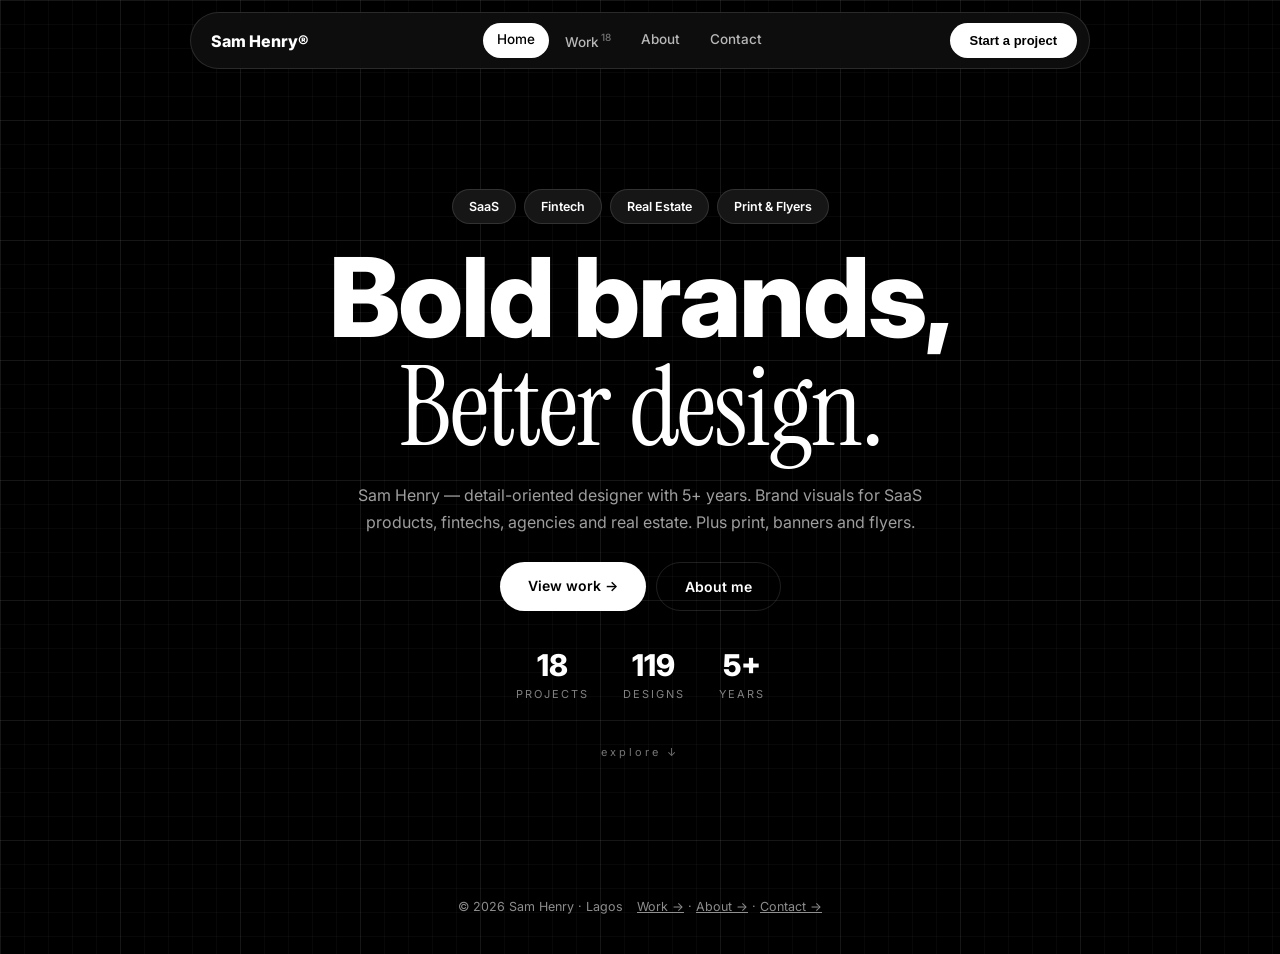
<file: index.html>
<!doctype html>
<html lang="en">
<head>
<meta charset="utf-8"/>
<meta name="viewport" content="width=device-width,initial-scale=1"/>
<title>Sam Henry® — Bold brands, Better design</title>
<meta name="description" content="Sam Henry — detail-oriented brand designer for SaaS, fintechs, agencies, real estate. Print, banners, flyers."/>
<link rel="icon" type="image/x-icon" href="favicon.ico"/>
<link rel="stylesheet" href="styles.css"/>
<style>
.hero-full{min-height:calc(100vh - 70px);display:flex;flex-direction:column;justify-content:center;align-items:center;text-align:center;padding:30px 20px 50px}
.hero-full .pills{margin:0 0 20px}
.hero-full .hero-h{font-size:clamp(48px,10vw,110px)}
.hero-stats{display:flex;gap:34px;margin-top:36px;justify-content:center;text-align:center}
.hstat-n{font-size:30px;font-weight:800}
.hstat-l{font-size:11px;letter-spacing:2px;text-transform:uppercase;opacity:.5;margin-top:4px}
.hero-nav{display:flex;gap:10px;flex-wrap:wrap;justify-content:center;margin-top:8px}
.scrollcue{margin-top:44px;font-size:11px;letter-spacing:3px;opacity:.45;animation:bob 2s ease-in-out infinite}
@keyframes bob{0%,100%{transform:translateY(0)}50%{transform:translateY(8px)}}
</style>
</head>
<body>
<div id="bar"></div>
<header class="nav">
<a class="logo" href="index.html">Sam Henry®</a>
<nav class="links">
<a class="link on" href="index.html">Home</a>
<a class="link" href="work.html">Work<sup>18</sup></a>
<a class="link" href="about.html">About</a>
<a class="link" href="mailto:ststudiosng@gmail.com">Contact</a>
</nav>
<button class="copy" onclick="copyEmail()" id="copyTop">Start a project</button>
</header>

<main class="wrap hero-full">
<div class="pills">
<span class="pillx">SaaS</span><span class="pillx">Fintech</span><span class="pillx">Real Estate</span><span class="pillx">Print & Flyers</span>
</div>
<h1 class="hero-h">Bold brands,<br/><em>Better design.</em></h1>
<p class="hero-sub">Sam Henry — detail-oriented designer with 5+ years. Brand visuals for SaaS products, fintechs, agencies and real estate. Plus print, banners and flyers.</p>
<div class="btnrow">
<a class="btn btn-p" href="work.html">View work →</a>
<a class="btn btn-g" href="about.html">About me</a>
</div>
<div class="hero-stats">
<div><div class="hstat-n">18</div><div class="hstat-l">projects</div></div>
<div><div class="hstat-n">120</div><div class="hstat-l">designs</div></div>
<div><div class="hstat-n">5+</div><div class="hstat-l">years</div></div>
</div>
<div class="scrollcue">explore ↓</div>
</main>

<div class="wrap">
<div class="foot"><span>© 2026 Sam Henry · Lagos</span><span><a href="work.html">Work →</a> · <a href="about.html">About →</a> · <a href="mailto:ststudiosng@gmail.com">Contact →</a></span></div>
</div>
<script src="app.js"></script>
<script>setTimeout(()=>document.getElementById('loader').classList.add('done'),500);</script>
</body>
</html>
</file>
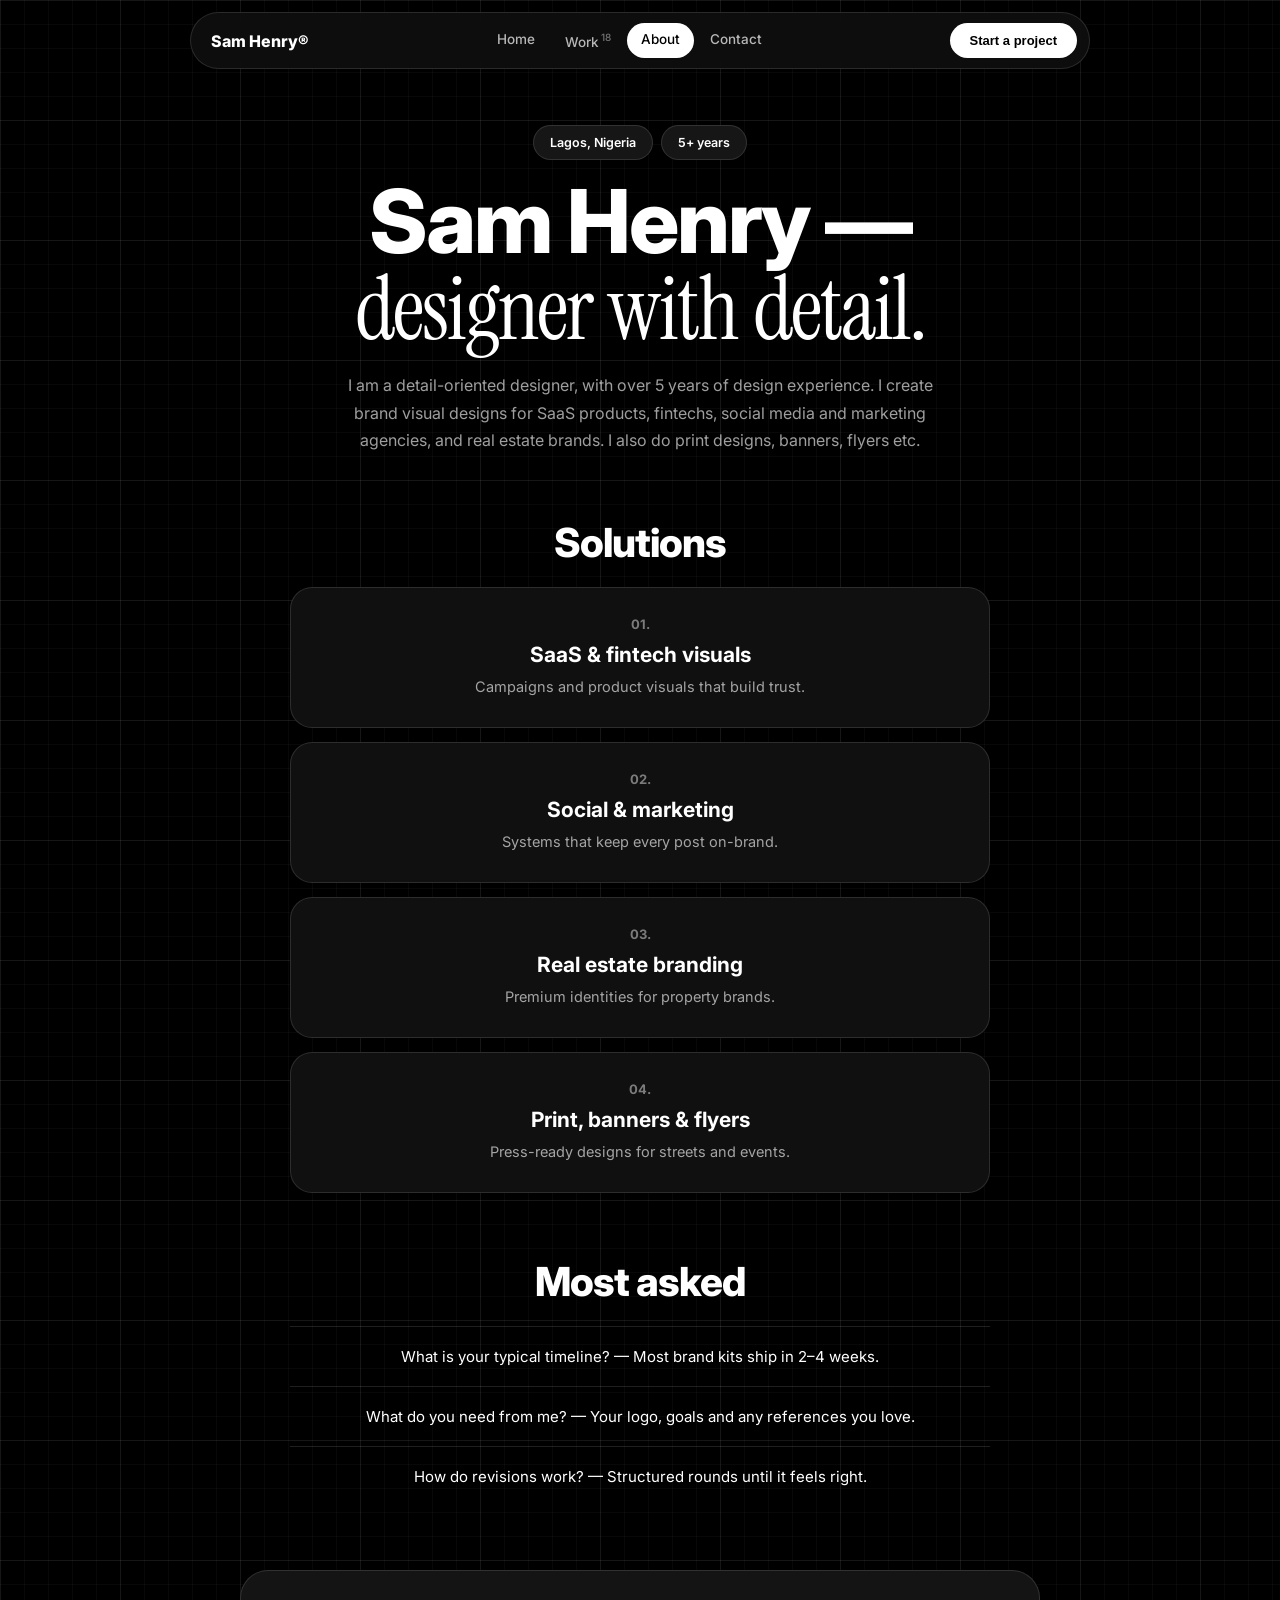
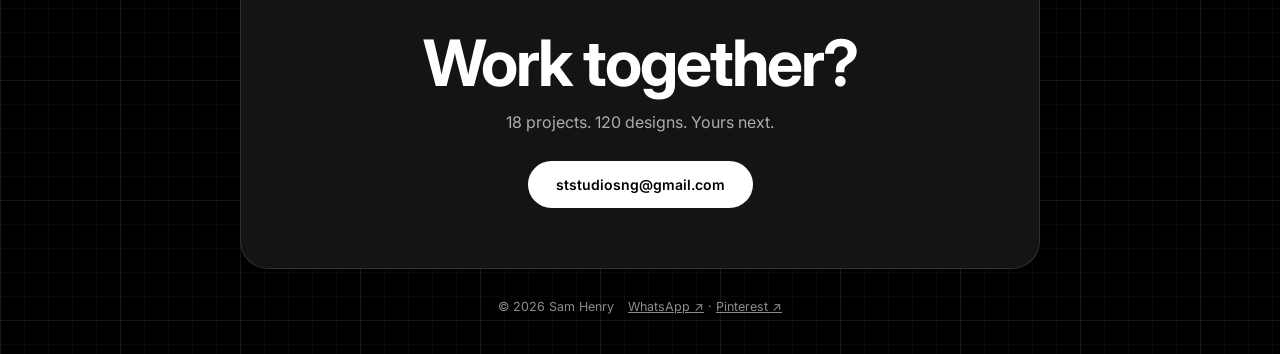
<file: about.html>
<!doctype html>
<html lang="en">
<head>
<meta charset="utf-8"/>
<meta name="viewport" content="width=device-width,initial-scale=1"/>
<title>About — Sam Henry®</title>
<link rel="icon" type="image/x-icon" href="favicon.ico"/>
<link rel="stylesheet" href="styles.css"/>
</head>
<body>
<div id="bar"></div>
<header class="nav">
<a class="logo" href="index.html">Sam Henry®</a>
<nav class="links"><a class="link" href="index.html">Home</a><a class="link" href="work.html">Work<sup>18</sup></a><a class="link on" href="about.html">About</a><a class="link" href="mailto:ststudiosng@gmail.com">Contact</a></nav>
<button class="copy" onclick="copyEmail()">Start a project</button>
</header>
<div class="wrap">
<div class="pills"><span class="pillx">Lagos, Nigeria</span><span class="pillx">5+ years</span></div>
<h1 class="hero-h">Sam Henry —<br/><em>designer with detail.</em></h1>
<p class="hero-sub">I am a detail-oriented designer, with over 5 years of design experience. I create brand visual designs for SaaS products, fintechs, social media and marketing agencies, and real estate brands. I also do print designs, banners, flyers etc.</p>
<div class="sec-head"><h2>Solutions</h2></div>
<div class="sol rv vis"><div class="sol-n">01.</div><h3>SaaS & fintech visuals</h3><p>Campaigns and product visuals that build trust.</p></div>
<div class="sol rv vis"><div class="sol-n">02.</div><h3>Social & marketing</h3><p>Systems that keep every post on-brand.</p></div>
<div class="sol rv vis"><div class="sol-n">03.</div><h3>Real estate branding</h3><p>Premium identities for property brands.</p></div>
<div class="sol rv vis"><div class="sol-n">04.</div><h3>Print, banners & flyers</h3><p>Press-ready designs for streets and events.</p></div>
<div class="sec-head"><h2>Most asked</h2></div>
<div class="faq">What is your typical timeline? — Most brand kits ship in 2–4 weeks.</div>
<div class="faq">What do you need from me? — Your logo, goals and any references you love.</div>
<div class="faq">How do revisions work? — Structured rounds until it feels right.</div>
<div class="big-cta"><h2>Work together?</h2><p>18 projects. 120 designs. Yours next.</p><a class="btn btn-p" href="mailto:ststudiosng@gmail.com">ststudiosng@gmail.com</a></div>
<div class="foot"><span>© 2026 Sam Henry</span><span><a href="https://wa.me/2348164920526">WhatsApp ↗</a> · <a href="https://www.pinterest.com/ststudiosng/_created/">Pinterest ↗</a></span></div>
</div>
<script src="app.js"></script>
<script>setTimeout(()=>{document.getElementById('loader')?.remove();window.__reveal(".rv")},200);</script>
</body>
</html>
</file>
<file: styles.css>
@import url('https://fonts.googleapis.com/css2?family=Inter:wght@400;500;600;700;800&family=Instrument+Serif:ital@0;1&display=swap');
:root{--accent:#fff;--pill:#161616;--bg:#000000;--card:#101010;--line:rgba(255,255,255,.12);--mut:rgba(255,255,255,.62);--radius:22px;--font-b:'Inter',system-ui,sans-serif;--font-s:'Instrument Serif',Georgia,serif}
*{box-sizing:border-box}html{scroll-behavior:smooth}
body{margin:0;background:var(--bg);color:#fff;font-family:var(--font-b);-webkit-font-smoothing:antialiased;text-align:center;background-image:linear-gradient(rgba(255,255,255,.055) 1px,transparent 1px),linear-gradient(90deg,rgba(255,255,255,.055) 1px,transparent 1px),linear-gradient(rgba(255,255,255,.03) 1px,transparent 1px),linear-gradient(90deg,rgba(255,255,255,.03) 1px,transparent 1px);background-size:120px 120px,120px 120px,24px 24px,24px 24px}
a{color:inherit}
::selection{background:#fff;color:#000}
#bar{position:fixed;top:0;left:0;height:2px;width:100%;background:#fff;transform-origin:0;z-index:80}
#loader{position:fixed;inset:0;background:var(--bg);z-index:100;display:flex;align-items:center;justify-content:center;transition:opacity .5s}
#loader.done{opacity:0;pointer-events:none}
#loadN{font-weight:800;font-size:28px}#loadS{font-size:11px;letter-spacing:2px;opacity:.5}#loadF{display:none}
.nav{position:sticky;top:12px;z-index:40;max-width:900px;margin:12px auto 0;padding:10px 12px 10px 20px;background:rgba(16,16,16,.85);backdrop-filter:blur(16px);border:1px solid var(--line);border-radius:999px;display:flex;align-items:center;gap:16px}
.logo{font-weight:800;font-size:16px;text-decoration:none;color:#fff}
.links{display:flex;gap:2px;flex:1;justify-content:center}
.link{font-size:13.5px;font-weight:500;padding:8px 14px;border-radius:999px;text-decoration:none;opacity:.7;color:#fff}
.link.on,.link:hover{background:#fff;color:#000;opacity:1}
.link sup{font-size:10px;opacity:.6;margin-left:2px}
.copy{border:none;background:#fff;color:#000;border-radius:999px;padding:10px 20px;font-size:13px;font-weight:700;cursor:pointer}
.wrap{max-width:900px;margin:0 auto;padding:0 20px;text-align:center}
.pills{display:flex;gap:8px;flex-wrap:wrap;margin:56px 0 18px;justify-content:center}
.pillx{background:var(--pill);border:1px solid var(--line);color:#fff;font-size:12.5px;font-weight:600;padding:9px 16px;border-radius:999px}
.hero-h{font-size:clamp(42px,9vw,88px);line-height:.98;letter-spacing:-2px;font-weight:800;margin:0 auto;max-width:800px;text-align:center}
.hero-h em{font-family:var(--font-s);font-weight:400;letter-spacing:-1px}
.hero-sub{font-size:16px;color:var(--mut);max-width:600px;line-height:1.7;margin:20px auto 26px;text-align:center}
.btnrow{display:flex;gap:10px;flex-wrap:wrap;justify-content:center}
.btn{padding:15px 28px;border-radius:999px;font-weight:600;font-size:14px;text-decoration:none;transition:transform .18s;display:inline-block}
.btn:hover{transform:translateY(-2px)}
.btn-p{background:#fff;color:#000}.btn-g{background:transparent;color:#fff;border:1px solid var(--line)}
.sec-head{display:flex;align-items:baseline;justify-content:center;gap:12px;margin:64px 0 20px;text-align:center}
.sec-head h2{font-size:clamp(26px,5vw,40px);letter-spacing:-1px;margin:0;font-weight:800}
.count{font-size:13px;color:var(--mut)}
.grid2{display:grid;grid-template-columns:1fr 1fr;gap:18px;text-align:left}
@media(max-width:800px){.grid2{grid-template-columns:1fr}.links{display:none}.nav{margin:10px 12px 0;padding:8px 8px 8px 16px}.wrap{padding:0 16px}.hero-h{letter-spacing:-1px}}
.card{background:var(--card);border:1px solid var(--line);border-radius:var(--radius);overflow:hidden;text-decoration:none;text-align:left;transition:transform .25s,box-shadow .25s;opacity:0;transform:translateY(26px)}
.card.vis{opacity:1;transform:none}
.card:hover{transform:translateY(-5px);box-shadow:0 24px 50px -20px rgba(0,0,0,.8)}
.card img{width:100%;aspect-ratio:16/10;object-fit:cover;display:block;background:#1a1a1a}
.meta{padding:20px 22px 24px}
.cat{font-size:11.5px;font-weight:700;letter-spacing:1.2px;text-transform:uppercase;opacity:.5}
.meta h3{margin:8px 0 6px;font-size:22px;letter-spacing:-.5px}
.meta p{margin:0;color:var(--mut);font-size:14px;line-height:1.6}
.sol{background:var(--card);border:1px solid var(--line);border-radius:var(--radius);padding:28px;margin:14px auto 0;max-width:700px;text-align:center}
.sol-n{font-size:13px;opacity:.45;font-weight:700}
.sol h3{margin:10px 0 8px;font-size:21px}
.sol p{margin:0 auto;color:var(--mut);font-size:14.5px;line-height:1.65;max-width:520px}
.rv{opacity:0;transform:translateY(28px);transition:all .7s cubic-bezier(.22,1,.36,1)}
.rv.vis{opacity:1;transform:none}
.testi{background:var(--card);border:1px solid var(--line);border-radius:var(--radius);padding:26px;text-align:center;max-width:700px;margin:0 auto}
.testi p{font-size:15px;line-height:1.65;margin:0 0 14px}
.testi span{font-size:13px;opacity:.55}
.price{display:grid;grid-template-columns:1fr 1fr;gap:18px}
@media(max-width:800px){.price{grid-template-columns:1fr}}
.pricebox{background:#161616;color:#fff;border:1px solid var(--line);border-radius:var(--radius);padding:36px}
.pricebox.light{background:var(--card);color:#fff;border:1px solid var(--line)}
.pricebox h3{margin:0 0 6px;font-size:20px}
.big-cta{background:#141414;color:#fff;border:1px solid var(--line);border-radius:28px;padding:60px 24px;text-align:center;margin:64px auto 30px;max-width:800px}
.big-cta h2{font-size:clamp(34px,8vw,64px);letter-spacing:-2px;margin:0 0 14px;line-height:1}
.big-cta p{opacity:.65;max-width:520px;margin:0 auto 26px;line-height:1.65}
.big-cta .btn-p{background:#fff;color:#000}
.foot{display:flex;justify-content:center;gap:14px;flex-wrap:wrap;font-size:12.5px;opacity:.55;padding:0 16px 40px;text-align:center}
.pcover{width:100%;max-height:70vh;object-fit:cover;border-radius:var(--radius);background:#1a1a1a}
.pgrid{display:grid;grid-template-columns:1fr 1fr;gap:14px;margin-top:14px}
.pgrid img{width:100%;border-radius:16px;background:#1a1a1a;opacity:0;transform:translateY(20px);transition:all .6s}
.pgrid img.vis{opacity:1;transform:none}
@media(max-width:640px){.pgrid{grid-template-columns:1fr}.grid2{grid-template-columns:1fr}.hero-sub{font-size:15px}.btn{padding:14px 22px;font-size:13.5px}.nav .copy{display:none}}
.faq{border-top:1px solid var(--line);padding:20px 0;font-size:15px;max-width:700px;margin:0 auto;text-align:center}
/* ---- HEAVY ANIMATION LAYER ---- */
@keyframes pagein{from{opacity:0;transform:translateY(14px)}to{opacity:1;transform:none}}
.hl{display:inline-block;animation:hlrise .8s cubic-bezier(.22,1,.36,1) both;transition:transform .25s,color .25s;cursor:default}
.hle{font-family:var(--font-s);font-weight:400}
@keyframes hlrise{from{opacity:0;transform:translateY(60px) rotate(4deg) scale(.9)}to{opacity:1;transform:none}}
.card,.portal{position:relative;overflow:hidden}
.glare{position:absolute;inset:0;opacity:0;pointer-events:none;transition:opacity .3s}
.ripple{position:absolute;border-radius:999px;background:rgba(255,255,255,.35);transform:scale(0);animation:rip .65s ease-out forwards;pointer-events:none}
@keyframes rip{to{transform:scale(2.4);opacity:0}}
#toast{position:fixed;bottom:26px;left:50%;transform:translate(-50%,20px);background:#fff;color:#000;font-size:13px;font-weight:700;padding:12px 22px;border-radius:999px;opacity:0;transition:all .3s;z-index:200;pointer-events:none}
#toast.show{opacity:1;transform:translate(-50%,0)}
#zoom{position:fixed;inset:0;background:rgba(0,0,0,.92);display:none;align-items:center;justify-content:center;z-index:200;padding:24px;cursor:zoom-out}
#zoom.open{display:flex;animation:zfade .25s}
@keyframes zfade{from{opacity:0}to{opacity:1}}
#zoom img{max-width:92vw;max-height:86vh;border-radius:14px;animation:zpop .35s cubic-bezier(.22,1,.36,1)}
@keyframes zpop{from{transform:scale(.92) translateY(20px);opacity:0}to{transform:none;opacity:1}}
#zoom span{position:absolute;bottom:20px;font-size:11px;letter-spacing:2px;opacity:.5}
@media(hover:none){.glare{display:none}}
</file>
